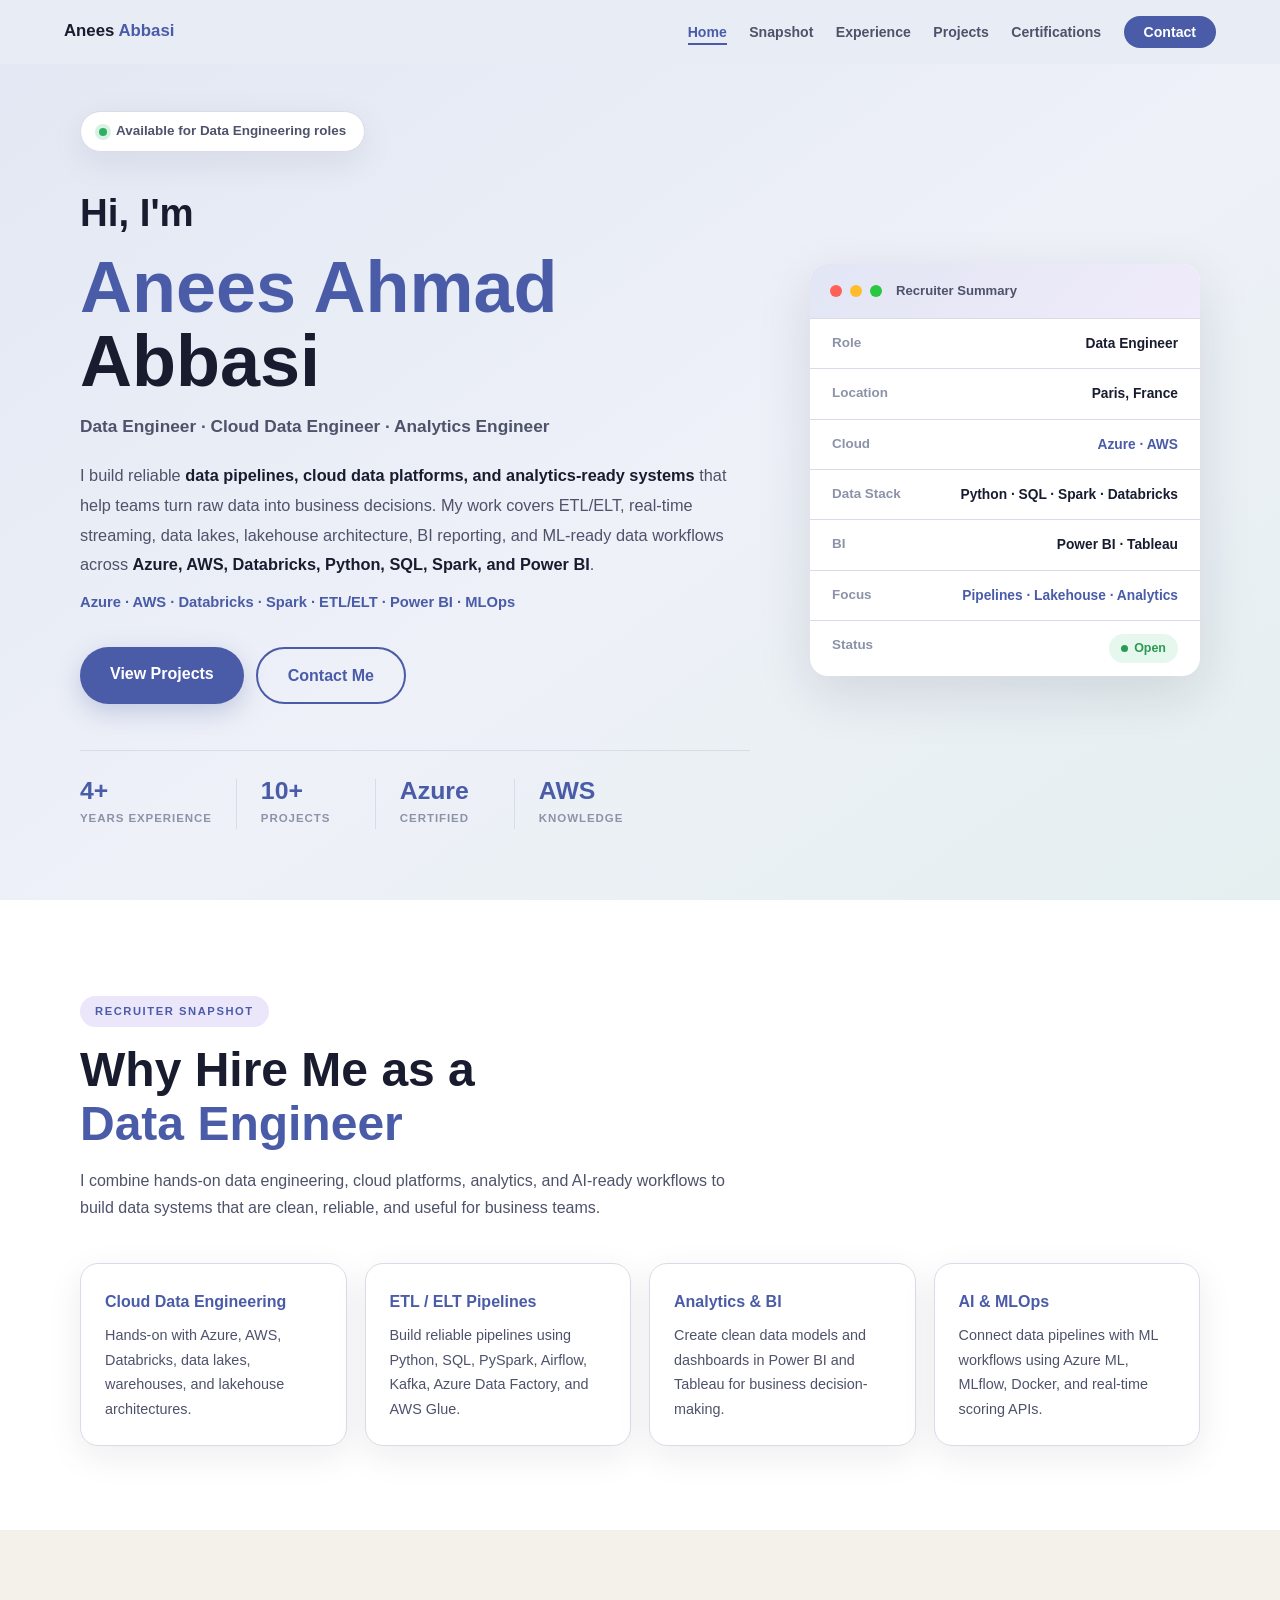
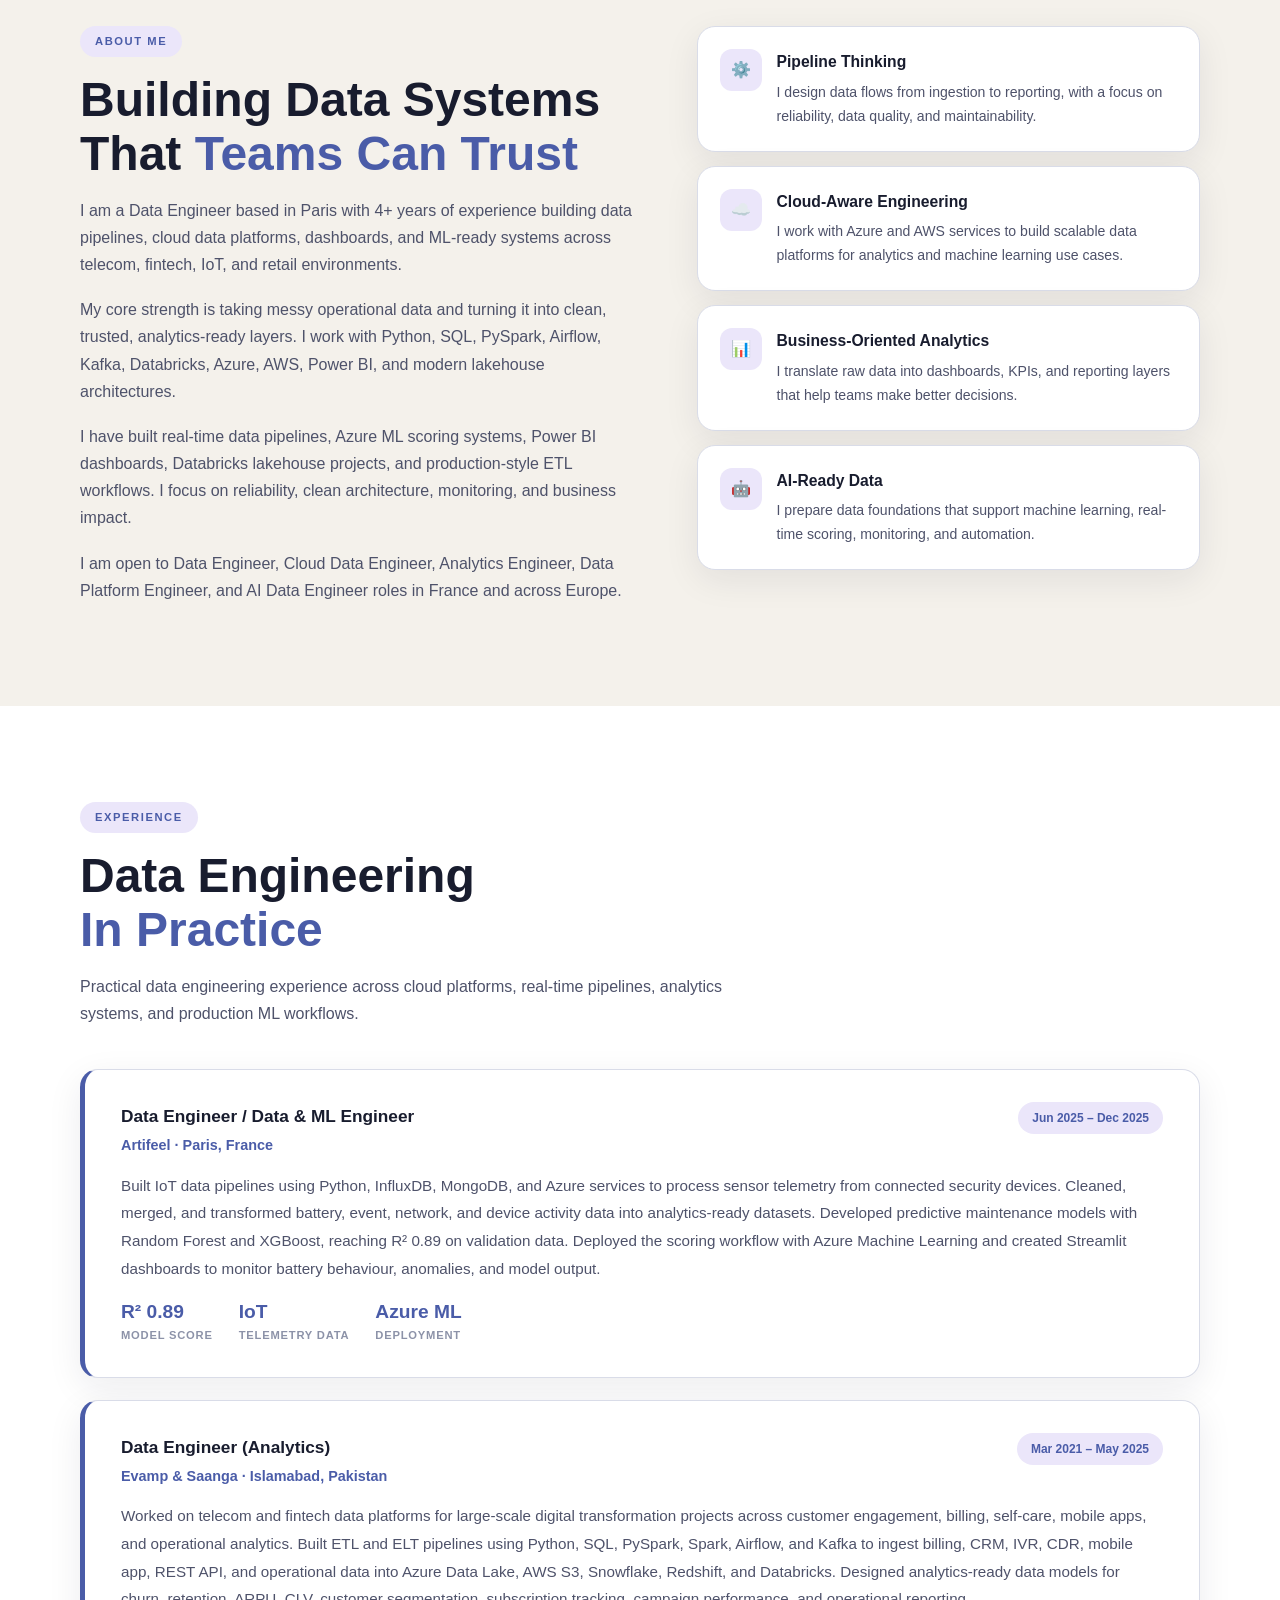
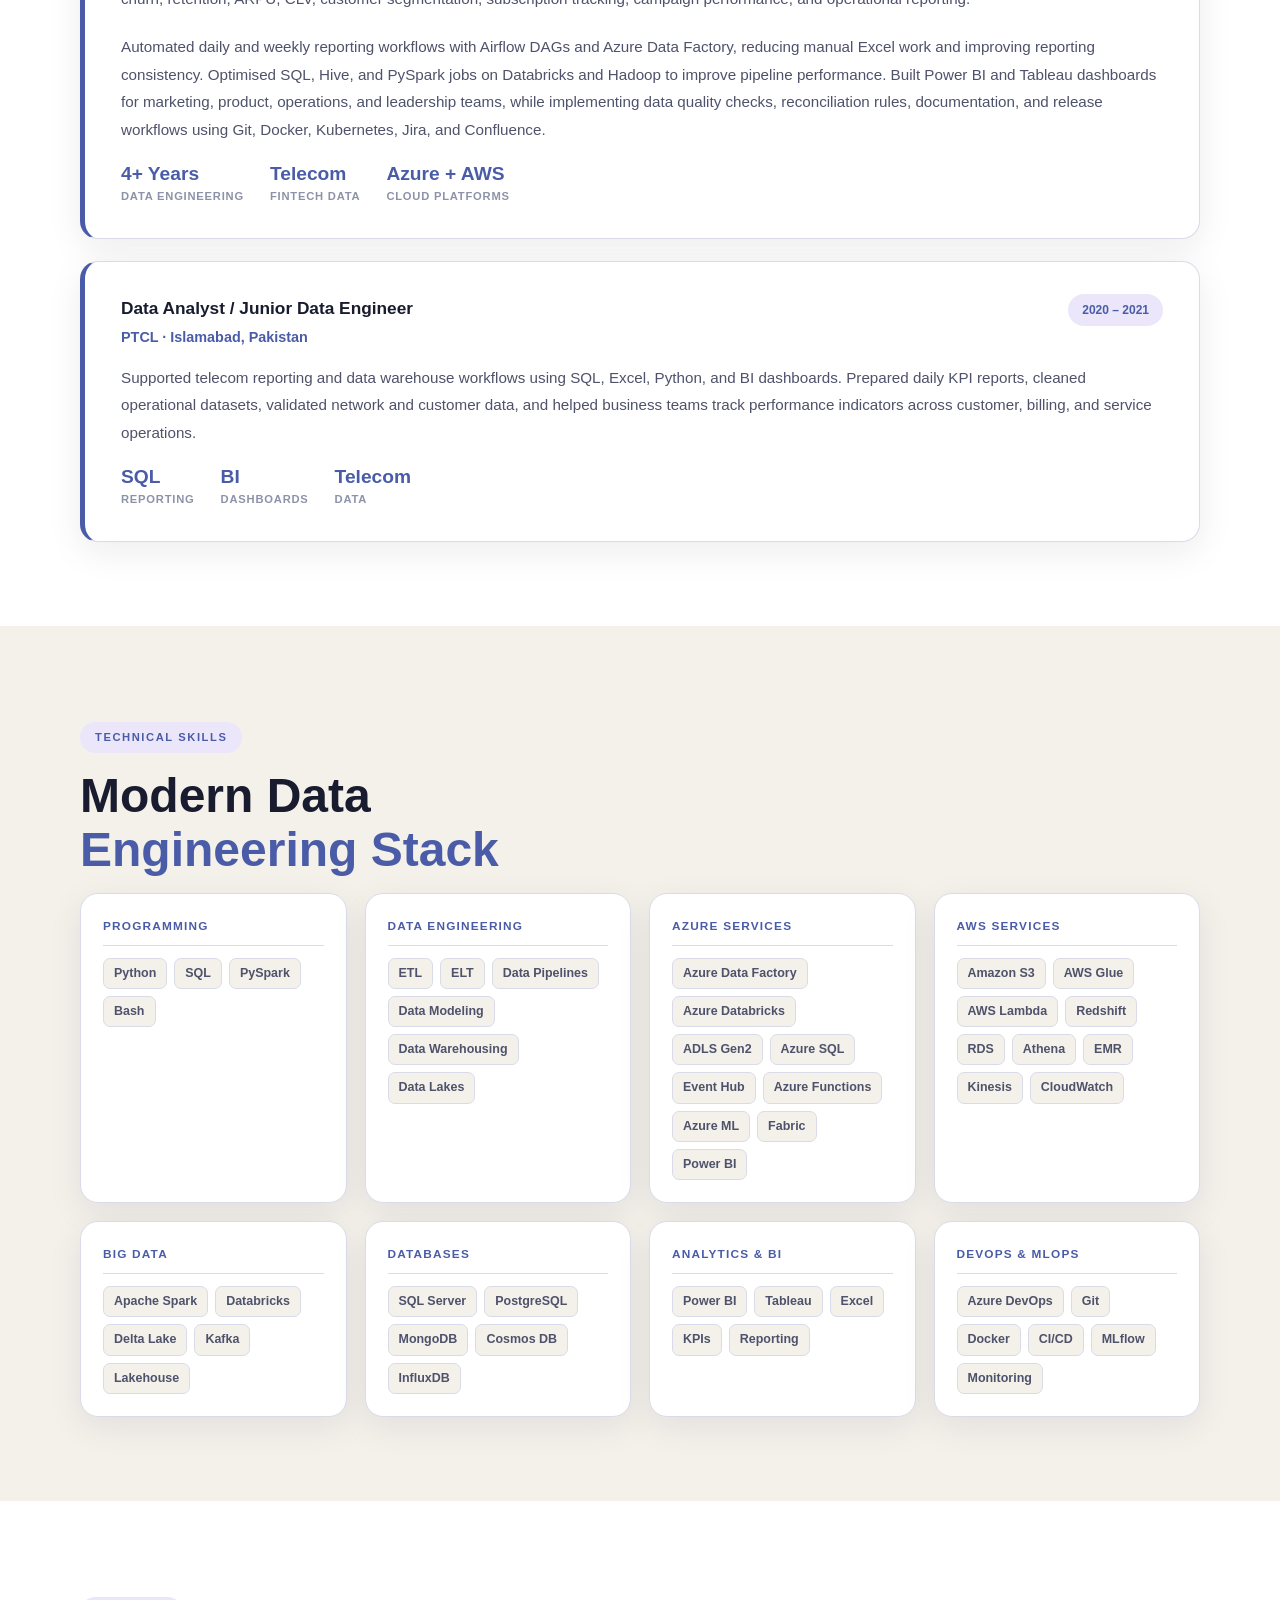
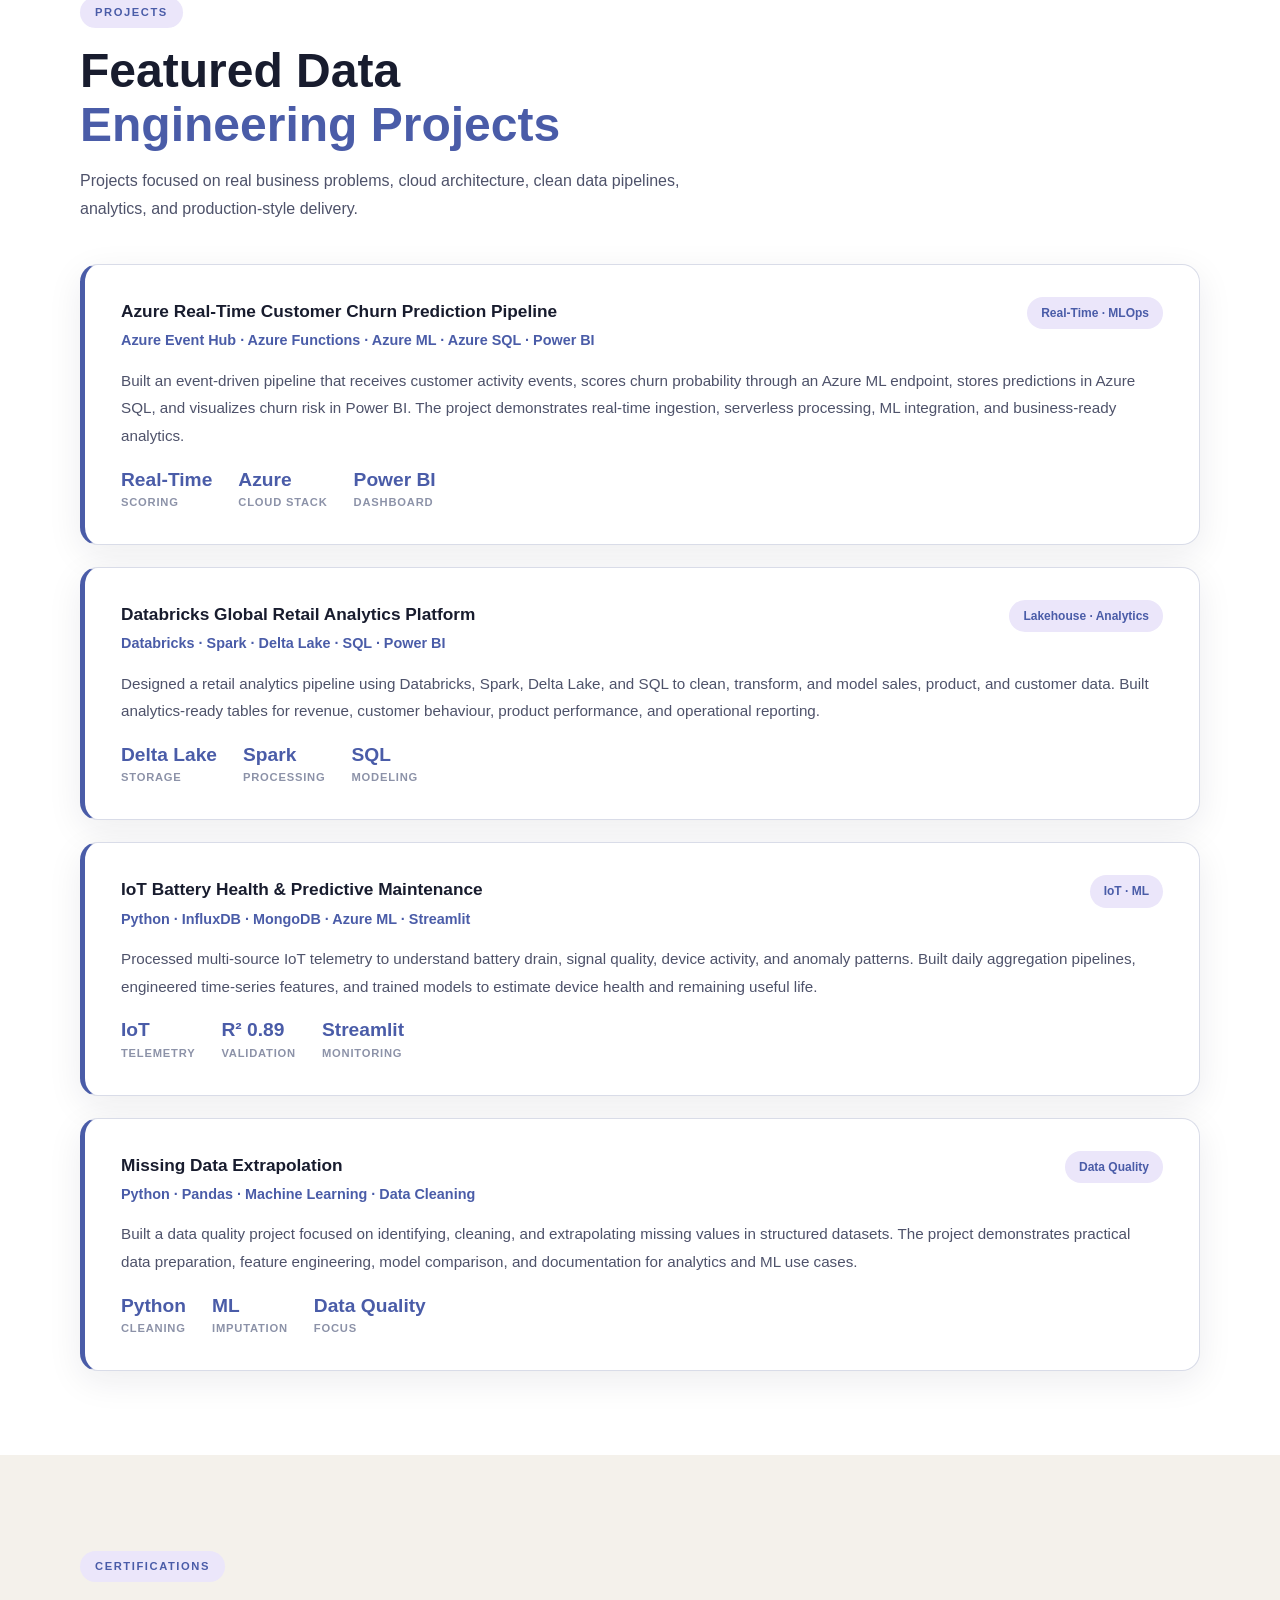
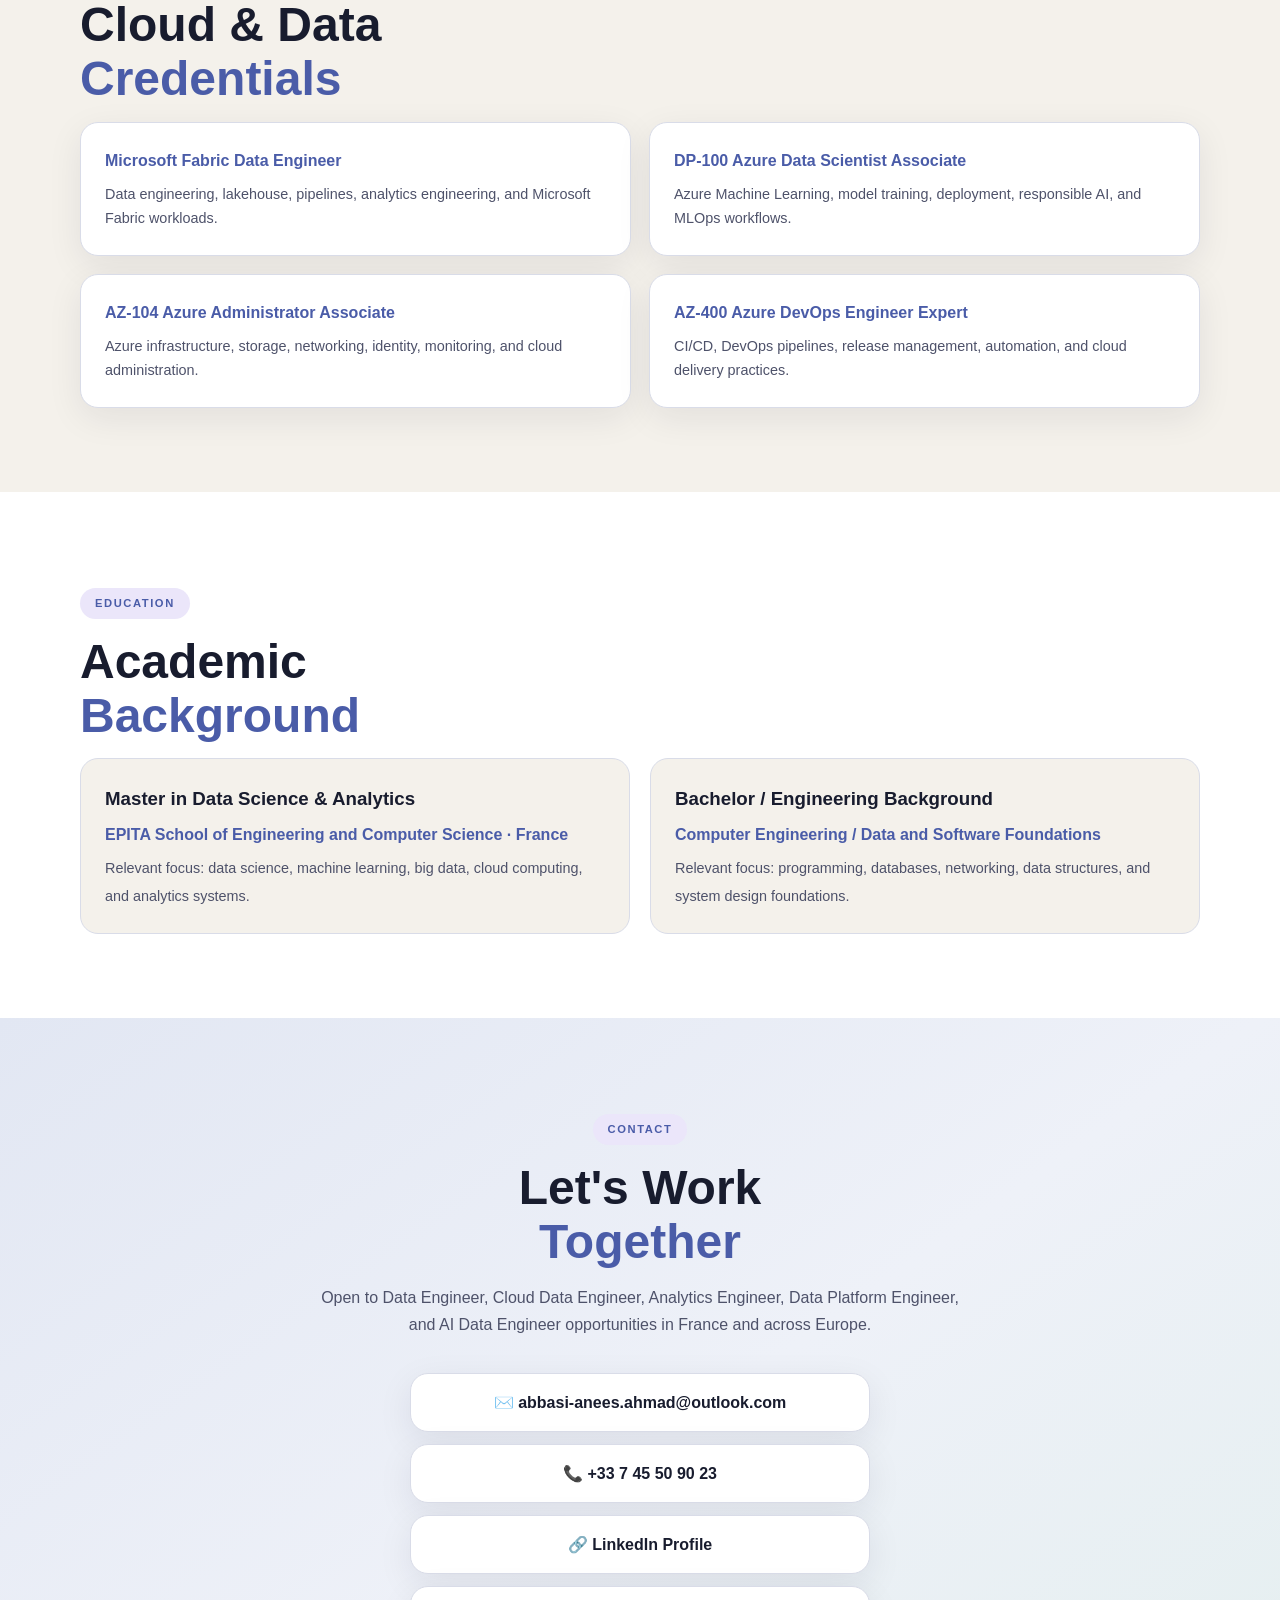
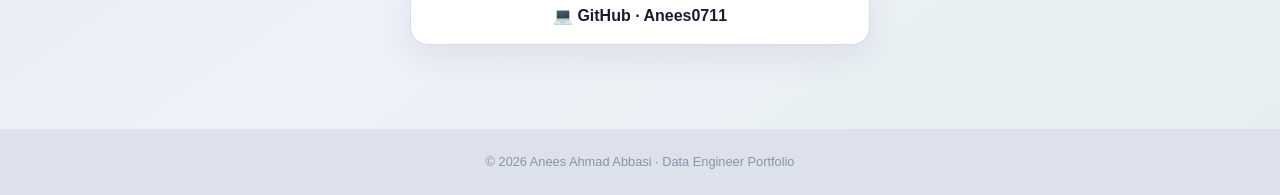
<file: index.html>
<!DOCTYPE html>
<html lang="en">
<head>
  <meta charset="UTF-8" />
  <meta name="viewport" content="width=device-width, initial-scale=1.0" />

  <title>Anees Ahmad Abbasi | Data Engineer Portfolio</title>

  <meta name="description" content="Anees Ahmad Abbasi - Data Engineer and Cloud Data Engineer based in Paris. Portfolio focused on Azure, AWS, Databricks, SQL, Python, Spark, Power BI, ETL/ELT, data pipelines, analytics, and AI-ready data systems." />

  <meta name="keywords" content="Data Engineer, Cloud Data Engineer, Azure Data Engineer, AWS Data Engineer, Analytics Engineer, Data Platform Engineer, Python, SQL, PySpark, Spark, Databricks, Azure Data Factory, AWS Glue, Power BI, Data Lake, Data Warehouse, ETL, ELT, MLOps" />

  <link rel="stylesheet" href="style.css" />
</head>

<body>

<nav id="nav">
  <a href="#home" class="nbrand">Anees <em>Abbasi</em></a>

  <ul class="nlinks" id="nl">
    <li><a href="#home" class="on">Home</a></li>
    <li><a href="#snapshot">Snapshot</a></li>
    <li><a href="#experience">Experience</a></li>
    <li><a href="#projects">Projects</a></li>
    <li><a href="#certifications">Certifications</a></li>
    <li><a href="#contact" class="ncta">Contact</a></li>
  </ul>

  <div class="ham" onclick="toggleNav()">
    <span></span><span></span><span></span>
  </div>
</nav>

<section id="home">
  <div class="home-grid">

    <div>
      <div class="havail">
        <span class="avdot"></span>
        Available for Data Engineering roles
      </div>

      <p class="hgreet">Hi, I'm</p>

      <h1 class="hname">
        <span class="fn">Anees Ahmad</span><br />
        <span class="ln">Abbasi</span>
      </h1>

      <p class="hrole">Data Engineer · Cloud Data Engineer · Analytics Engineer</p>

      <p class="hbio">
        I build reliable <strong>data pipelines, cloud data platforms, and analytics-ready systems</strong> that help teams turn raw data into business decisions. My work covers ETL/ELT, real-time streaming, data lakes, lakehouse architecture, BI reporting, and ML-ready data workflows across <strong>Azure, AWS, Databricks, Python, SQL, Spark, and Power BI</strong>.
      </p>

      <p class="hseek">
        Azure · AWS · Databricks · Spark · ETL/ELT · Power BI · MLOps
      </p>

      <div class="hbtns">
        <a href="#projects" class="btn bf">View Projects</a>
        <a href="#contact" class="btn bo">Contact Me</a>
      </div>

      <div class="hstats">
        <div class="hstat">
          <div class="hsn">4+</div>
          <div class="hsl">Years Experience</div>
        </div>

        <div class="hstat">
          <div class="hsn">10+</div>
          <div class="hsl">Projects</div>
        </div>

        <div class="hstat">
          <div class="hsn">Azure</div>
          <div class="hsl">Certified</div>
        </div>

        <div class="hstat">
          <div class="hsn">AWS</div>
          <div class="hsl">Knowledge</div>
        </div>
      </div>
    </div>

    <div class="home-right">
      <div class="pcard">
        <div class="pcard-top">
          <span class="pdot pd1"></span>
          <span class="pdot pd2"></span>
          <span class="pdot pd3"></span>
          <span class="pfname">Recruiter Summary</span>
        </div>

        <div class="prow">
          <span class="prlbl">Role</span>
          <span class="prval">Data Engineer</span>
        </div>

        <div class="prow">
          <span class="prlbl">Location</span>
          <span class="prval">Paris, France</span>
        </div>

        <div class="prow">
          <span class="prlbl">Cloud</span>
          <span class="prval ac">Azure · AWS</span>
        </div>

        <div class="prow">
          <span class="prlbl">Data Stack</span>
          <span class="prval">Python · SQL · Spark · Databricks</span>
        </div>

        <div class="prow">
          <span class="prlbl">BI</span>
          <span class="prval">Power BI · Tableau</span>
        </div>

        <div class="prow">
          <span class="prlbl">Focus</span>
          <span class="prval ac">Pipelines · Lakehouse · Analytics</span>
        </div>

        <div class="prow">
          <span class="prlbl">Status</span>
          <span class="prval"><span class="chip-open">Open</span></span>
        </div>
      </div>
    </div>

  </div>
</section>

<section id="snapshot">
  <div class="wrap">
    <span class="tag rv">Recruiter Snapshot</span>

    <h2 class="st rv">Why Hire Me as a<br /><em>Data Engineer</em></h2>

    <p class="lead rv">
      I combine hands-on data engineering, cloud platforms, analytics, and AI-ready workflows to build data systems that are clean, reliable, and useful for business teams.
    </p>

    <div class="bring-grid">
      <div class="bring-card rv">
        <h3>Cloud Data Engineering</h3>
        <p>Hands-on with Azure, AWS, Databricks, data lakes, warehouses, and lakehouse architectures.</p>
      </div>

      <div class="bring-card rv">
        <h3>ETL / ELT Pipelines</h3>
        <p>Build reliable pipelines using Python, SQL, PySpark, Airflow, Kafka, Azure Data Factory, and AWS Glue.</p>
      </div>

      <div class="bring-card rv">
        <h3>Analytics & BI</h3>
        <p>Create clean data models and dashboards in Power BI and Tableau for business decision-making.</p>
      </div>

      <div class="bring-card rv">
        <h3>AI & MLOps</h3>
        <p>Connect data pipelines with ML workflows using Azure ML, MLflow, Docker, and real-time scoring APIs.</p>
      </div>
    </div>
  </div>
</section>

<section id="about">
  <div class="about-grid rv">

    <div>
      <span class="tag">About Me</span>

      <h2 class="st">Building Data Systems<br />That <em>Teams Can Trust</em></h2>

      <p class="about-p">
        I am a Data Engineer based in Paris with 4+ years of experience building data pipelines, cloud data platforms, dashboards, and ML-ready systems across telecom, fintech, IoT, and retail environments.
      </p>

      <p class="about-p">
        My core strength is taking messy operational data and turning it into clean, trusted, analytics-ready layers. I work with Python, SQL, PySpark, Airflow, Kafka, Databricks, Azure, AWS, Power BI, and modern lakehouse architectures.
      </p>

      <p class="about-p">
        I have built real-time data pipelines, Azure ML scoring systems, Power BI dashboards, Databricks lakehouse projects, and production-style ETL workflows. I focus on reliability, clean architecture, monitoring, and business impact.
      </p>

      <p class="about-p">
        I am open to Data Engineer, Cloud Data Engineer, Analytics Engineer, Data Platform Engineer, and AI Data Engineer roles in France and across Europe.
      </p>
    </div>

    <div class="acards">
      <div class="acard">
        <div class="aico">⚙️</div>
        <div>
          <h3>Pipeline Thinking</h3>
          <p>I design data flows from ingestion to reporting, with a focus on reliability, data quality, and maintainability.</p>
        </div>
      </div>

      <div class="acard">
        <div class="aico">☁️</div>
        <div>
          <h3>Cloud-Aware Engineering</h3>
          <p>I work with Azure and AWS services to build scalable data platforms for analytics and machine learning use cases.</p>
        </div>
      </div>

      <div class="acard">
        <div class="aico">📊</div>
        <div>
          <h3>Business-Oriented Analytics</h3>
          <p>I translate raw data into dashboards, KPIs, and reporting layers that help teams make better decisions.</p>
        </div>
      </div>

      <div class="acard">
        <div class="aico">🤖</div>
        <div>
          <h3>AI-Ready Data</h3>
          <p>I prepare data foundations that support machine learning, real-time scoring, monitoring, and automation.</p>
        </div>
      </div>
    </div>

  </div>
</section>

<section id="experience">
  <div class="wrap">
    <span class="tag rv">Experience</span>

    <h2 class="st rv">Data Engineering<br /><em>In Practice</em></h2>

    <p class="lead rv">
      Practical data engineering experience across cloud platforms, real-time pipelines, analytics systems, and production ML workflows.
    </p>

    <div class="ecards">

      <div class="ecard rv">
        <div class="ehead">
          <div>
            <div class="etit">Data Engineer / Data & ML Engineer</div>
            <div class="eorg">Artifeel · Paris, France</div>
          </div>
          <span class="ebadge">Jun 2025 – Dec 2025</span>
        </div>

        <p class="edesc">
          Built IoT data pipelines using Python, InfluxDB, MongoDB, and Azure services to process sensor telemetry from connected security devices. Cleaned, merged, and transformed battery, event, network, and device activity data into analytics-ready datasets. Developed predictive maintenance models with Random Forest and XGBoost, reaching R² 0.89 on validation data. Deployed the scoring workflow with Azure Machine Learning and created Streamlit dashboards to monitor battery behaviour, anomalies, and model output.
        </p>

        <div class="emets">
          <div><div class="mv">R² 0.89</div><div class="ml">Model Score</div></div>
          <div><div class="mv">IoT</div><div class="ml">Telemetry Data</div></div>
          <div><div class="mv">Azure ML</div><div class="ml">Deployment</div></div>
        </div>
      </div>

      <div class="ecard rv">
        <div class="ehead">
          <div>
            <div class="etit">Data Engineer (Analytics)</div>
            <div class="eorg">Evamp & Saanga · Islamabad, Pakistan</div>
          </div>
          <span class="ebadge">Mar 2021 – May 2025</span>
        </div>
      
        <p class="edesc">
          Worked on telecom and fintech data platforms for large-scale digital transformation projects across customer engagement, billing, self-care, mobile apps, and operational analytics. Built ETL and ELT pipelines using Python, SQL, PySpark, Spark, Airflow, and Kafka to ingest billing, CRM, IVR, CDR, mobile app, REST API, and operational data into Azure Data Lake, AWS S3, Snowflake, Redshift, and Databricks. Designed analytics-ready data models for churn, retention, ARPU, CLV, customer segmentation, subscription tracking, campaign performance, and operational reporting.
        </p>
      
        <p class="edesc">
          Automated daily and weekly reporting workflows with Airflow DAGs and Azure Data Factory, reducing manual Excel work and improving reporting consistency. Optimised SQL, Hive, and PySpark jobs on Databricks and Hadoop to improve pipeline performance. Built Power BI and Tableau dashboards for marketing, product, operations, and leadership teams, while implementing data quality checks, reconciliation rules, documentation, and release workflows using Git, Docker, Kubernetes, Jira, and Confluence.
        </p>
      
        <div class="emets">
          <div><div class="mv">4+ Years</div><div class="ml">Data Engineering</div></div>
          <div><div class="mv">Telecom</div><div class="ml">Fintech Data</div></div>
          <div><div class="mv">Azure + AWS</div><div class="ml">Cloud Platforms</div></div>
        </div>
      </div>

      <div class="ecard rv">
        <div class="ehead">
          <div>
            <div class="etit">Data Analyst / Junior Data Engineer</div>
            <div class="eorg">PTCL · Islamabad, Pakistan</div>
          </div>
          <span class="ebadge">2020 – 2021</span>
        </div>

        <p class="edesc">
          Supported telecom reporting and data warehouse workflows using SQL, Excel, Python, and BI dashboards. Prepared daily KPI reports, cleaned operational datasets, validated network and customer data, and helped business teams track performance indicators across customer, billing, and service operations.
        </p>

        <div class="emets">
          <div><div class="mv">SQL</div><div class="ml">Reporting</div></div>
          <div><div class="mv">BI</div><div class="ml">Dashboards</div></div>
          <div><div class="mv">Telecom</div><div class="ml">Data</div></div>
        </div>
      </div>

    </div>
  </div>
</section>

<section id="skills">
  <div class="wrap">
    <span class="tag rv">Technical Skills</span>

    <h2 class="st rv">Modern Data<br /><em>Engineering Stack</em></h2>

    <div class="sgrid">

      <div class="sgrp rv">
        <div class="sgtit">Programming</div>
        <div class="stags">
          <span>Python</span><span>SQL</span><span>PySpark</span><span>Bash</span>
        </div>
      </div>

      <div class="sgrp rv">
        <div class="sgtit">Data Engineering</div>
        <div class="stags">
          <span>ETL</span><span>ELT</span><span>Data Pipelines</span><span>Data Modeling</span><span>Data Warehousing</span><span>Data Lakes</span>
        </div>
      </div>

      <div class="sgrp rv">
        <div class="sgtit">Azure Services</div>
        <div class="stags">
          <span>Azure Data Factory</span><span>Azure Databricks</span><span>ADLS Gen2</span><span>Azure SQL</span><span>Event Hub</span><span>Azure Functions</span><span>Azure ML</span><span>Fabric</span><span>Power BI</span>
        </div>
      </div>

      <div class="sgrp rv">
        <div class="sgtit">AWS Services</div>
        <div class="stags">
          <span>Amazon S3</span><span>AWS Glue</span><span>AWS Lambda</span><span>Redshift</span><span>RDS</span><span>Athena</span><span>EMR</span><span>Kinesis</span><span>CloudWatch</span>
        </div>
      </div>

      <div class="sgrp rv">
        <div class="sgtit">Big Data</div>
        <div class="stags">
          <span>Apache Spark</span><span>Databricks</span><span>Delta Lake</span><span>Kafka</span><span>Lakehouse</span>
        </div>
      </div>

      <div class="sgrp rv">
        <div class="sgtit">Databases</div>
        <div class="stags">
          <span>SQL Server</span><span>PostgreSQL</span><span>MongoDB</span><span>Cosmos DB</span><span>InfluxDB</span>
        </div>
      </div>

      <div class="sgrp rv">
        <div class="sgtit">Analytics & BI</div>
        <div class="stags">
          <span>Power BI</span><span>Tableau</span><span>Excel</span><span>KPIs</span><span>Reporting</span>
        </div>
      </div>

      <div class="sgrp rv">
        <div class="sgtit">DevOps & MLOps</div>
        <div class="stags">
          <span>Azure DevOps</span><span>Git</span><span>Docker</span><span>CI/CD</span><span>MLflow</span><span>Monitoring</span>
        </div>
      </div>

    </div>
  </div>
</section>

<section id="projects">
  <div class="wrap">
    <span class="tag rv">Projects</span>

    <h2 class="st rv">Featured Data<br /><em>Engineering Projects</em></h2>

    <p class="lead rv">
      Projects focused on real business problems, cloud architecture, clean data pipelines, analytics, and production-style delivery.
    </p>

    <div class="ecards">

      <div class="ecard rv">
        <div class="ehead">
          <div>
            <div class="etit">Azure Real-Time Customer Churn Prediction Pipeline</div>
            <div class="eorg">Azure Event Hub · Azure Functions · Azure ML · Azure SQL · Power BI</div>
          </div>
          <span class="ebadge">Real-Time · MLOps</span>
        </div>

        <p class="edesc">
          Built an event-driven pipeline that receives customer activity events, scores churn probability through an Azure ML endpoint, stores predictions in Azure SQL, and visualizes churn risk in Power BI. The project demonstrates real-time ingestion, serverless processing, ML integration, and business-ready analytics.
        </p>

        <div class="emets">
          <div><div class="mv">Real-Time</div><div class="ml">Scoring</div></div>
          <div><div class="mv">Azure</div><div class="ml">Cloud Stack</div></div>
          <div><div class="mv">Power BI</div><div class="ml">Dashboard</div></div>
        </div>
      </div>

      <div class="ecard rv">
        <div class="ehead">
          <div>
            <div class="etit">Databricks Global Retail Analytics Platform</div>
            <div class="eorg">Databricks · Spark · Delta Lake · SQL · Power BI</div>
          </div>
          <span class="ebadge">Lakehouse · Analytics</span>
        </div>

        <p class="edesc">
          Designed a retail analytics pipeline using Databricks, Spark, Delta Lake, and SQL to clean, transform, and model sales, product, and customer data. Built analytics-ready tables for revenue, customer behaviour, product performance, and operational reporting.
        </p>

        <div class="emets">
          <div><div class="mv">Delta Lake</div><div class="ml">Storage</div></div>
          <div><div class="mv">Spark</div><div class="ml">Processing</div></div>
          <div><div class="mv">SQL</div><div class="ml">Modeling</div></div>
        </div>
      </div>

      <div class="ecard rv">
        <div class="ehead">
          <div>
            <div class="etit">IoT Battery Health & Predictive Maintenance</div>
            <div class="eorg">Python · InfluxDB · MongoDB · Azure ML · Streamlit</div>
          </div>
          <span class="ebadge">IoT · ML</span>
        </div>

        <p class="edesc">
          Processed multi-source IoT telemetry to understand battery drain, signal quality, device activity, and anomaly patterns. Built daily aggregation pipelines, engineered time-series features, and trained models to estimate device health and remaining useful life.
        </p>

        <div class="emets">
          <div><div class="mv">IoT</div><div class="ml">Telemetry</div></div>
          <div><div class="mv">R² 0.89</div><div class="ml">Validation</div></div>
          <div><div class="mv">Streamlit</div><div class="ml">Monitoring</div></div>
        </div>
      </div>

      <div class="ecard rv">
        <div class="ehead">
          <div>
            <div class="etit">Missing Data Extrapolation</div>
            <div class="eorg">Python · Pandas · Machine Learning · Data Cleaning</div>
          </div>
          <span class="ebadge">Data Quality</span>
        </div>

        <p class="edesc">
          Built a data quality project focused on identifying, cleaning, and extrapolating missing values in structured datasets. The project demonstrates practical data preparation, feature engineering, model comparison, and documentation for analytics and ML use cases.
        </p>

        <div class="emets">
          <div><div class="mv">Python</div><div class="ml">Cleaning</div></div>
          <div><div class="mv">ML</div><div class="ml">Imputation</div></div>
          <div><div class="mv">Data Quality</div><div class="ml">Focus</div></div>
        </div>
      </div>

    </div>
  </div>
</section>

<section id="certifications">
  <div class="wrap">
    <span class="tag rv">Certifications</span>

    <h2 class="st rv">Cloud & Data<br /><em>Credentials</em></h2>

    <div class="cert-grid">

      <div class="cert-item rv">
        <h3>Microsoft Fabric Data Engineer</h3>
        <p>Data engineering, lakehouse, pipelines, analytics engineering, and Microsoft Fabric workloads.</p>
      </div>

      <div class="cert-item rv">
        <h3>DP-100 Azure Data Scientist Associate</h3>
        <p>Azure Machine Learning, model training, deployment, responsible AI, and MLOps workflows.</p>
      </div>

      <div class="cert-item rv">
        <h3>AZ-104 Azure Administrator Associate</h3>
        <p>Azure infrastructure, storage, networking, identity, monitoring, and cloud administration.</p>
      </div>

      <div class="cert-item rv">
        <h3>AZ-400 Azure DevOps Engineer Expert</h3>
        <p>CI/CD, DevOps pipelines, release management, automation, and cloud delivery practices.</p>
      </div>

    </div>
  </div>
</section>

<section id="education">
  <div class="wrap">
    <span class="tag rv">Education</span>

    <h2 class="st rv">Academic<br /><em>Background</em></h2>

    <div class="edu-grid">

      <div class="edu-item rv">
        <h3>Master in Data Science & Analytics</h3>
        <p>EPITA School of Engineering and Computer Science · France</p>
        <span>Relevant focus: data science, machine learning, big data, cloud computing, and analytics systems.</span>
      </div>

      <div class="edu-item rv">
        <h3>Bachelor / Engineering Background</h3>
        <p>Computer Engineering / Data and Software Foundations</p>
        <span>Relevant focus: programming, databases, networking, data structures, and system design foundations.</span>
      </div>

    </div>
  </div>
</section>

<section id="contact">
  <div class="contact-inner">
    <span class="tag">Contact</span>

    <h2 class="st rv">Let's Work<br /><em>Together</em></h2>

    <p class="lead rv">
      Open to Data Engineer, Cloud Data Engineer, Analytics Engineer, Data Platform Engineer, and AI Data Engineer opportunities in France and across Europe.
    </p>

    <div class="clinks rv">
      <a href="mailto:abbasi-anees.ahmad@outlook.com" class="clink">✉️ abbasi-anees.ahmad@outlook.com</a>
      <a href="tel:+33745509023" class="clink">📞 +33 7 45 50 90 23</a>
      <a href="https://www.linkedin.com/in/anees-abbasi-30109b1b0/" target="_blank" class="clink">🔗 LinkedIn Profile</a>
      <a href="https://github.com/Anees0711" target="_blank" class="clink">💻 GitHub · Anees0711</a>
    </div>
  </div>
</section>

<footer>
  <p>© 2026 Anees Ahmad Abbasi · Data Engineer Portfolio</p>
</footer>

<script>
  const nav = document.getElementById("nav");

  window.addEventListener("scroll", () => {
    nav.classList.toggle("sc", window.scrollY > 16);

    let cur = "";
    document.querySelectorAll("section[id]").forEach(section => {
      if (window.scrollY >= section.offsetTop - 90) {
        cur = section.id;
      }
    });

    document.querySelectorAll(".nlinks a").forEach(link => {
      link.classList.toggle("on", link.getAttribute("href") === "#" + cur);
    });
  });

  const observer = new IntersectionObserver(entries => {
    entries.forEach(entry => {
      if (entry.isIntersecting) {
        entry.target.classList.add("on");
        observer.unobserve(entry.target);
      }
    });
  }, { threshold: 0.08 });

  document.querySelectorAll(".rv").forEach(el => observer.observe(el));

  function toggleNav() {
    document.getElementById("nl").classList.toggle("open");
  }

  document.querySelectorAll(".nlinks a").forEach(link => {
    link.addEventListener("click", () => {
      document.getElementById("nl").classList.remove("open");
    });
  });
</script>

</body>
</html>
</file>
<file: style.css>
*,
*::before,
*::after {
  box-sizing: border-box;
  margin: 0;
  padding: 0;
}

html {
  scroll-behavior: smooth;
}

:root {
  --bg: #e8ecf5;
  --white: #ffffff;
  --cream: #f4f1eb;
  --text: #181c2e;
  --mid: #4e526a;
  --soft: #8c92a8;
  --accent: #4a5ca8;
  --accent-dark: #35458c;
  --accent-light: #d6dcee;
  --sage: #dcebd8;
  --lav: #ebe6fa;
  --border: #d9dce8;
  --shadow: 0 10px 35px rgba(24, 28, 46, 0.08);
  --shadow-lg: 0 18px 55px rgba(24, 28, 46, 0.12);
  --radius: 18px;
}

body {
  font-family: Calibri, Arial, sans-serif;
  background: var(--bg);
  color: var(--text);
  font-size: 16px;
  line-height: 1.7;
  overflow-x: hidden;
}

a {
  color: inherit;
}

.wrap {
  max-width: 1120px;
  margin: 0 auto;
}

.tag {
  display: inline-block;
  font-size: 0.7rem;
  font-weight: 700;
  letter-spacing: 0.14em;
  text-transform: uppercase;
  color: var(--accent);
  background: var(--lav);
  padding: 6px 15px;
  border-radius: 999px;
  margin-bottom: 16px;
}

.st {
  font-size: clamp(2rem, 4vw, 3rem);
  line-height: 1.12;
  margin-bottom: 16px;
}

.st em {
  font-style: normal;
  color: var(--accent);
}

.lead {
  max-width: 650px;
  color: var(--mid);
  font-size: 1rem;
  margin-bottom: 42px;
}

.btn {
  display: inline-block;
  text-decoration: none;
  font-weight: 700;
  padding: 13px 30px;
  border-radius: 999px;
  transition: 0.22s ease;
}

.bf {
  background: var(--accent);
  color: var(--white);
  box-shadow: 0 8px 24px rgba(74, 92, 168, 0.26);
}

.bf:hover {
  background: var(--accent-dark);
  transform: translateY(-2px);
}

.bo {
  border: 2px solid var(--accent);
  color: var(--accent);
}

.bo:hover {
  background: var(--accent);
  color: var(--white);
  transform: translateY(-2px);
}

.rv {
  opacity: 0;
  transform: translateY(24px);
  transition: 0.65s ease;
}

.rv.on {
  opacity: 1;
  transform: translateY(0);
}

/* NAV */

nav {
  position: fixed;
  z-index: 1000;
  top: 0;
  left: 0;
  right: 0;
  height: 64px;
  padding: 0 5vw;
  background: rgba(232, 236, 245, 0.94);
  backdrop-filter: blur(14px);
  display: flex;
  justify-content: space-between;
  align-items: center;
  border-bottom: 1px solid transparent;
}

nav.sc {
  border-bottom-color: var(--border);
  box-shadow: 0 6px 24px rgba(24, 28, 46, 0.07);
}

.nbrand {
  font-weight: 800;
  text-decoration: none;
  font-size: 1.05rem;
}

.nbrand em {
  font-style: normal;
  color: var(--accent);
}

.nlinks {
  list-style: none;
  display: flex;
  align-items: center;
  gap: 1.4rem;
}

.nlinks a {
  text-decoration: none;
  font-size: 0.88rem;
  font-weight: 700;
  color: var(--mid);
  padding-bottom: 3px;
  border-bottom: 2px solid transparent;
}

.nlinks a:hover,
.nlinks a.on {
  color: var(--accent);
  border-bottom-color: var(--accent);
}

.ncta {
  background: var(--accent);
  color: var(--white) !important;
  border-radius: 999px;
  padding: 8px 20px !important;
  border-bottom: none !important;
}

.ham {
  display: none;
  flex-direction: column;
  gap: 5px;
  cursor: pointer;
}

.ham span {
  width: 24px;
  height: 2px;
  background: var(--text);
  border-radius: 2px;
}

/* HOME */

#home {
  min-height: 100vh;
  padding: 110px 5vw 70px;
  display: flex;
  align-items: center;
  background: linear-gradient(145deg, #e2e7f3 0%, #eef1f8 55%, #e5eff0 100%);
}

.home-grid {
  max-width: 1120px;
  width: 100%;
  margin: 0 auto;
  display: grid;
  grid-template-columns: 1fr 390px;
  gap: 60px;
  align-items: center;
}

.havail {
  display: inline-flex;
  align-items: center;
  gap: 9px;
  background: var(--white);
  border: 1px solid var(--border);
  padding: 8px 18px;
  border-radius: 999px;
  font-size: 0.84rem;
  font-weight: 700;
  color: var(--mid);
  box-shadow: var(--shadow);
  margin-bottom: 28px;
}

.avdot {
  width: 8px;
  height: 8px;
  border-radius: 50%;
  background: #2faf62;
  box-shadow: 0 0 0 4px rgba(47, 175, 98, 0.18);
}

.hgreet {
  font-size: clamp(1.8rem, 3vw, 2.4rem);
  font-weight: 800;
  margin-bottom: 4px;
}

.hname {
  font-size: clamp(3rem, 6vw, 4.5rem);
  line-height: 1.03;
  margin-bottom: 14px;
}

.hname .fn {
  color: var(--accent);
}

.hrole {
  font-size: 1.08rem;
  color: var(--mid);
  font-weight: 700;
  margin-bottom: 20px;
}

.hbio {
  max-width: 650px;
  color: var(--mid);
  font-size: 1.02rem;
  line-height: 1.82;
  margin-bottom: 10px;
}

.hbio strong {
  color: var(--text);
}

.hseek {
  color: var(--accent);
  font-weight: 800;
  font-size: 0.92rem;
  margin-bottom: 32px;
}

.hbtns {
  display: flex;
  gap: 12px;
  flex-wrap: wrap;
  margin-bottom: 46px;
}

.hstats {
  display: flex;
  flex-wrap: wrap;
  border-top: 1px solid var(--border);
  padding-top: 28px;
  gap: 24px;
}

.hstat {
  min-width: 115px;
  border-right: 1px solid var(--border);
  padding-right: 24px;
}

.hstat:last-child {
  border-right: none;
}

.hsn {
  color: var(--accent);
  font-size: 1.55rem;
  font-weight: 800;
  line-height: 1;
}

.hsl {
  color: var(--soft);
  font-size: 0.72rem;
  text-transform: uppercase;
  letter-spacing: 0.08em;
  font-weight: 800;
  margin-top: 5px;
}

/* PROFILE CARD */

.home-right {
  display: flex;
}

.pcard {
  width: 100%;
  background: var(--white);
  border-radius: var(--radius);
  box-shadow: var(--shadow-lg);
  overflow: hidden;
}

.pcard-top {
  display: flex;
  align-items: center;
  gap: 8px;
  background: linear-gradient(135deg, #e2e6f4, #f0ebfa);
  padding: 16px 20px;
  border-bottom: 1px solid var(--border);
}

.pdot {
  width: 12px;
  height: 12px;
  border-radius: 50%;
}

.pd1 { background: #ff6058; }
.pd2 { background: #ffbd2e; }
.pd3 { background: #28c940; }

.pfname {
  margin-left: 6px;
  font-size: 0.82rem;
  font-weight: 800;
  color: var(--mid);
}

.prow {
  display: flex;
  justify-content: space-between;
  gap: 18px;
  padding: 13px 22px;
  border-bottom: 1px solid var(--border);
}

.prow:last-child {
  border-bottom: none;
}

.prlbl {
  color: var(--soft);
  font-weight: 700;
  font-size: 0.84rem;
  flex-shrink: 0;
}

.prval {
  text-align: right;
  color: var(--text);
  font-size: 0.86rem;
  font-weight: 800;
}

.prval.ac {
  color: var(--accent);
}

.chip-open {
  display: inline-flex;
  align-items: center;
  gap: 6px;
  background: #e6f7ee;
  color: #2a9b52;
  padding: 4px 12px;
  border-radius: 999px;
  font-size: 0.78rem;
}

.chip-open::before {
  content: "";
  width: 7px;
  height: 7px;
  background: #2a9b52;
  border-radius: 50%;
}

/* SECTIONS */

#snapshot,
#projects,
#education {
  padding: 96px 5vw 84px;
  background: var(--white);
}

#about,
#skills,
#certifications {
  padding: 96px 5vw 84px;
  background: var(--cream);
}

#experience {
  padding: 96px 5vw 84px;
  background: var(--white);
}

/* SNAPSHOT */

.bring-grid {
  display: grid;
  grid-template-columns: repeat(4, 1fr);
  gap: 18px;
}

.bring-card {
  background: var(--white);
  border: 1px solid var(--border);
  padding: 24px;
  border-radius: var(--radius);
  box-shadow: var(--shadow);
}

.bring-card h3 {
  font-size: 1rem;
  margin-bottom: 8px;
  color: var(--accent);
}

.bring-card p {
  color: var(--mid);
  font-size: 0.9rem;
}

/* ABOUT */

.about-grid {
  max-width: 1120px;
  margin: 0 auto;
  display: grid;
  grid-template-columns: 1.05fr 0.95fr;
  gap: 60px;
  align-items: start;
}

.about-p {
  color: var(--mid);
  font-size: 1rem;
  margin-bottom: 18px;
}

.acards {
  display: flex;
  flex-direction: column;
  gap: 14px;
}

.acard {
  background: var(--white);
  border: 1px solid var(--border);
  border-radius: var(--radius);
  padding: 22px;
  display: flex;
  gap: 15px;
  box-shadow: var(--shadow);
}

.aico {
  width: 42px;
  height: 42px;
  background: var(--lav);
  border-radius: 12px;
  display: flex;
  align-items: center;
  justify-content: center;
  flex-shrink: 0;
}

.acard h3 {
  font-size: 0.98rem;
  margin-bottom: 5px;
}

.acard p {
  color: var(--mid);
  font-size: 0.88rem;
}

/* EXPERIENCE / PROJECT CARDS */

.ecards {
  display: flex;
  flex-direction: column;
  gap: 22px;
}

.ecard {
  background: var(--white);
  border: 1px solid var(--border);
  border-left: 5px solid var(--accent);
  border-radius: var(--radius);
  padding: 32px 36px;
  box-shadow: var(--shadow);
  transition: 0.25s ease;
}

.ecard:hover {
  transform: translateY(-3px);
  box-shadow: var(--shadow-lg);
}

.ehead {
  display: flex;
  justify-content: space-between;
  gap: 20px;
  align-items: flex-start;
  margin-bottom: 14px;
}

.etit {
  font-size: 1.08rem;
  font-weight: 800;
}

.eorg {
  color: var(--accent);
  font-size: 0.9rem;
  font-weight: 700;
  margin-top: 2px;
}

.ebadge {
  background: var(--lav);
  color: var(--accent);
  font-size: 0.75rem;
  font-weight: 800;
  padding: 6px 14px;
  border-radius: 999px;
  white-space: nowrap;
}

.edesc {
  color: var(--mid);
  font-size: 0.95rem;
  line-height: 1.82;
  margin-bottom: 20px;
}

.emets {
  display: flex;
  flex-wrap: wrap;
  gap: 26px;
}

.mv {
  color: var(--accent);
  font-weight: 800;
  font-size: 1.2rem;
  line-height: 1;
}

.ml {
  color: var(--soft);
  font-size: 0.7rem;
  font-weight: 800;
  text-transform: uppercase;
  letter-spacing: 0.07em;
  margin-top: 4px;
}

/* SKILLS */

.sgrid {
  display: grid;
  grid-template-columns: repeat(4, 1fr);
  gap: 18px;
}

.sgrp {
  background: var(--white);
  border: 1px solid var(--border);
  border-radius: var(--radius);
  padding: 22px;
  box-shadow: var(--shadow);
}

.sgtit {
  color: var(--accent);
  font-size: 0.74rem;
  font-weight: 800;
  text-transform: uppercase;
  letter-spacing: 0.1em;
  padding-bottom: 9px;
  border-bottom: 1px solid var(--border);
  margin-bottom: 12px;
}

.stags {
  display: flex;
  flex-wrap: wrap;
  gap: 7px;
}

.stags span {
  background: var(--cream);
  border: 1px solid var(--border);
  color: var(--mid);
  font-size: 0.78rem;
  font-weight: 700;
  padding: 4px 10px;
  border-radius: 7px;
}

/* CERTIFICATIONS */

.cert-grid {
  display: grid;
  grid-template-columns: repeat(2, 1fr);
  gap: 18px;
}

.cert-item {
  background: var(--white);
  border: 1px solid var(--border);
  border-radius: var(--radius);
  padding: 24px;
  box-shadow: var(--shadow);
}

.cert-item h3 {
  font-size: 1rem;
  margin-bottom: 8px;
  color: var(--accent);
}

.cert-item p {
  color: var(--mid);
  font-size: 0.9rem;
}

/* EDUCATION */

.edu-grid {
  display: grid;
  grid-template-columns: repeat(2, 1fr);
  gap: 20px;
}

.edu-item {
  background: var(--cream);
  border: 1px solid var(--border);
  border-radius: var(--radius);
  padding: 24px;
}

.edu-item h3 {
  color: var(--text);
  margin-bottom: 6px;
}

.edu-item p {
  color: var(--accent);
  font-weight: 700;
  margin-bottom: 6px;
}

.edu-item span {
  color: var(--mid);
  font-size: 0.9rem;
}

/* CONTACT */

#contact {
  padding: 96px 5vw 84px;
  background: linear-gradient(145deg, #e2e7f3 0%, #eef1f8 55%, #e5eff0 100%);
}

.contact-inner {
  max-width: 650px;
  margin: 0 auto;
  text-align: center;
}

.contact-inner .lead {
  margin-left: auto;
  margin-right: auto;
  margin-bottom: 34px;
}

.clinks {
  display: flex;
  flex-direction: column;
  gap: 12px;
  align-items: center;
}

.clink {
  width: 100%;
  max-width: 460px;
  background: var(--white);
  border: 1px solid var(--border);
  border-radius: var(--radius);
  padding: 15px 22px;
  text-decoration: none;
  color: var(--text);
  font-weight: 700;
  box-shadow: var(--shadow);
  transition: 0.22s ease;
}

.clink:hover {
  transform: translateY(-2px);
  border-color: var(--accent);
  box-shadow: var(--shadow-lg);
}

footer {
  background: #dde1ec;
  text-align: center;
  padding: 22px 5vw;
  color: var(--soft);
  font-size: 0.8rem;
}

/* RESPONSIVE */

@media (max-width: 1050px) {
  .home-grid {
    grid-template-columns: 1fr;
  }

  .pcard {
    max-width: 520px;
  }

  .bring-grid,
  .sgrid {
    grid-template-columns: repeat(2, 1fr);
  }
}

@media (max-width: 820px) {
  .about-grid,
  .edu-grid,
  .cert-grid {
    grid-template-columns: 1fr;
  }

  .ehead {
    flex-direction: column;
  }
}

@media (max-width: 650px) {
  nav {
    height: 62px;
  }

  .nlinks {
    display: none;
    position: absolute;
    top: 62px;
    left: 0;
    right: 0;
    background: rgba(232, 236, 245, 0.98);
    flex-direction: column;
    align-items: stretch;
    gap: 0;
    padding: 12px 5vw 18px;
    border-bottom: 1px solid var(--border);
  }

  .nlinks.open {
    display: flex;
  }

  .nlinks a {
    display: block;
    padding: 11px 0;
  }

  .ham {
    display: flex;
  }

  #home {
    padding-top: 100px;
  }

  .bring-grid,
  .sgrid {
    grid-template-columns: 1fr;
  }

  .ecard {
    padding: 24px 20px;
  }

  .hstats {
    gap: 18px;
  }

  .hstat {
    border-right: none;
    padding-right: 0;
  }
}
</file>
